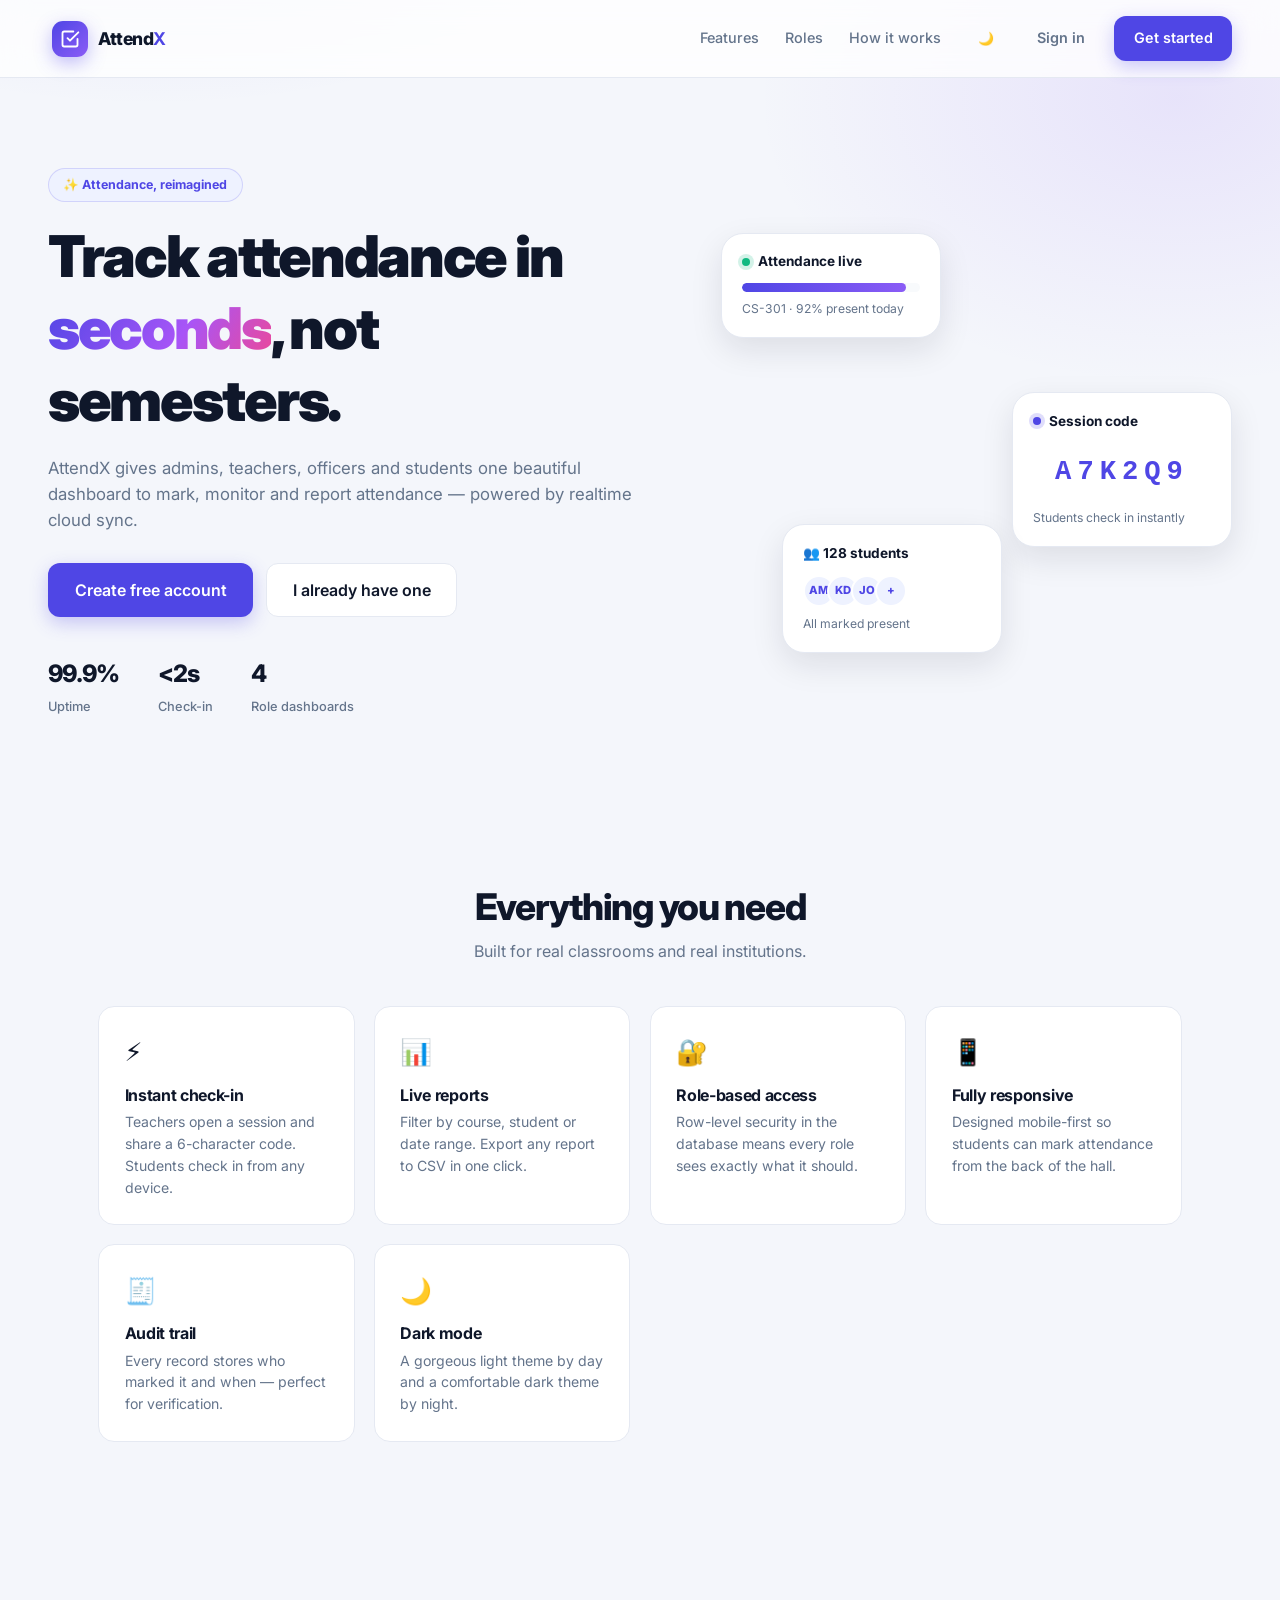
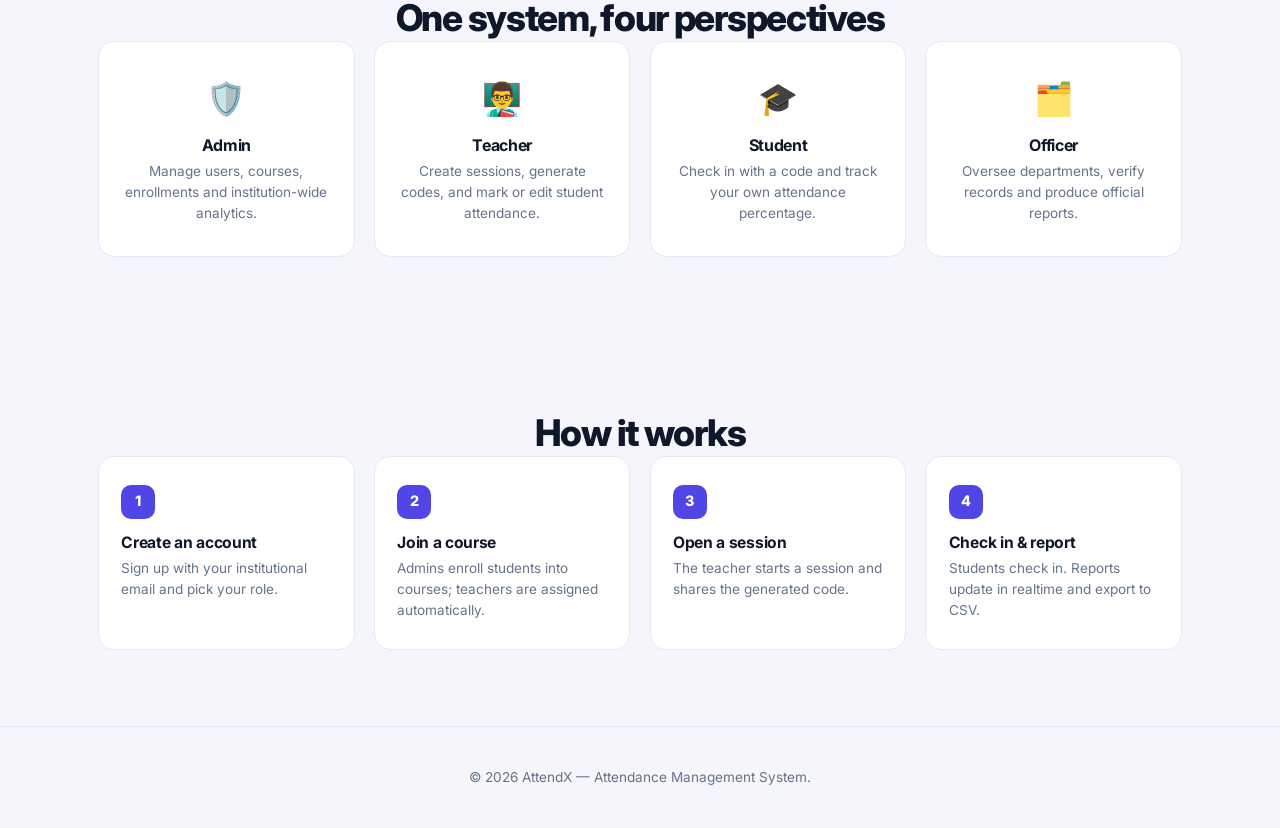
<file: attendance-management-system/index.html>
<!-- index.html -->
<!DOCTYPE html>
<html lang="en" data-theme="light">
<head>
<meta charset="UTF-8" />
<meta name="viewport" content="width=device-width, initial-scale=1" />
<title>AttendX — Smart Attendance Management</title>
<link rel="preconnect" href="https://fonts.googleapis.com">
<link rel="preconnect" href="https://fonts.gstatic.com" crossorigin>
<link href="https://fonts.googleapis.com/css2?family=Inter:wght@400;500;600;700;800;900&display=swap" rel="stylesheet">
<link rel="stylesheet" href="css/style.css">
<link rel="stylesheet" href="css/responsive.css">
</head>
<body class="landing">

<header class="landing-nav">
  <a class="brand" href="index.html">
    <span class="brand-logo">
      <svg viewBox="0 0 24 24" fill="none" stroke="currentColor" stroke-width="2.2" stroke-linecap="round" stroke-linejoin="round">
        <path d="M9 11l3 3L22 4"/><path d="M21 12v7a2 2 0 0 1-2 2H5a2 2 0 0 1-2-2V5a2 2 0 0 1 2-2h11"/>
      </svg>
    </span>
    <span>Attend<strong>X</strong></span>
  </a>
  <nav class="landing-links">
    <a href="#features">Features</a>
    <a href="#roles">Roles</a>
    <a href="#how">How it works</a>
  </nav>
  <div class="landing-actions">
    <button class="btn btn-ghost btn-sm" data-theme-toggle title="Toggle theme">🌙</button>
    <a href="login.html" class="btn btn-ghost">Sign in</a>
    <a href="register.html" class="btn btn-primary">Get started</a>
  </div>
</header>

<section class="hero">
  <div class="hero-copy">
    <span class="pill">✨ Attendance, reimagined</span>
    <h1>Track attendance in <span class="grad">seconds</span>, not semesters.</h1>
    <p>
      AttendX gives admins, teachers, officers and students one beautiful dashboard
      to mark, monitor and report attendance — powered by realtime cloud sync.
    </p>
    <div class="hero-cta">
      <a href="register.html" class="btn btn-primary btn-lg">Create free account</a>
      <a href="login.html" class="btn btn-outline btn-lg">I already have one</a>
    </div>
    <div class="hero-stats">
      <div><strong>99.9%</strong><span>Uptime</span></div>
      <div><strong>&lt;2s</strong><span>Check-in</span></div>
      <div><strong>4</strong><span>Role dashboards</span></div>
    </div>
  </div>

  <div class="hero-visual">
    <div class="glass-card float-a">
      <div class="gc-head"><span class="dot green"></span> Attendance live</div>
      <div class="gc-bar"><i style="width:92%"></i></div>
      <small>CS-301 · 92% present today</small>
    </div>
    <div class="glass-card float-b">
      <div class="gc-head"><span class="dot violet"></span> Session code</div>
      <div class="code-box">A7K2Q9</div>
      <small>Students check in instantly</small>
    </div>
    <div class="glass-card float-c">
      <div class="gc-head">👥 128 students</div>
      <div class="avatars">
        <span>AM</span><span>KD</span><span>JO</span><span>+</span>
      </div>
      <small>All marked present</small>
    </div>
  </div>
</section>

<section id="features" class="section">
  <h2 class="section-title">Everything you need</h2>
  <p class="section-sub">Built for real classrooms and real institutions.</p>
  <div class="feature-grid">
    <article class="feature"><div class="f-icon">⚡</div><h3>Instant check-in</h3><p>Teachers open a session and share a 6-character code. Students check in from any device.</p></article>
    <article class="feature"><div class="f-icon">📊</div><h3>Live reports</h3><p>Filter by course, student or date range. Export any report to CSV in one click.</p></article>
    <article class="feature"><div class="f-icon">🔐</div><h3>Role-based access</h3><p>Row-level security in the database means every role sees exactly what it should.</p></article>
    <article class="feature"><div class="f-icon">📱</div><h3>Fully responsive</h3><p>Designed mobile-first so students can mark attendance from the back of the hall.</p></article>
    <article class="feature"><div class="f-icon">🧾</div><h3>Audit trail</h3><p>Every record stores who marked it and when — perfect for verification.</p></article>
    <article class="feature"><div class="f-icon">🌙</div><h3>Dark mode</h3><p>A gorgeous light theme by day and a comfortable dark theme by night.</p></article>
  </div>
</section>

<section id="roles" class="section">
  <h2 class="section-title">One system, four perspectives</h2>
  <div class="role-grid">
    <div class="role-card"><span class="role-emoji">🛡️</span><h3>Admin</h3><p>Manage users, courses, enrollments and institution-wide analytics.</p></div>
    <div class="role-card"><span class="role-emoji">👨‍🏫</span><h3>Teacher</h3><p>Create sessions, generate codes, and mark or edit student attendance.</p></div>
    <div class="role-card"><span class="role-emoji">🎓</span><h3>Student</h3><p>Check in with a code and track your own attendance percentage.</p></div>
    <div class="role-card"><span class="role-emoji">🗂️</span><h3>Officer</h3><p>Oversee departments, verify records and produce official reports.</p></div>
  </div>
</section>

<section id="how" class="section">
  <h2 class="section-title">How it works</h2>
  <div class="steps">
    <div class="step"><span>1</span><h3>Create an account</h3><p>Sign up with your institutional email and pick your role.</p></div>
    <div class="step"><span>2</span><h3>Join a course</h3><p>Admins enroll students into courses; teachers are assigned automatically.</p></div>
    <div class="step"><span>3</span><h3>Open a session</h3><p>The teacher starts a session and shares the generated code.</p></div>
    <div class="step"><span>4</span><h3>Check in & report</h3><p>Students check in. Reports update in realtime and export to CSV.</p></div>
  </div>
</section>

<footer class="landing-footer">
  <p>© <span id="year"></span> AttendX — Attendance Management System.</p>
</footer>

<script src="js/supabase.js"></script>
<script>
  document.getElementById('year').textContent = new Date().getFullYear();
</script>
</body>
</html>
</file>
<file: attendance-management-system/css/style.css>
/* ============ css/style.css ============ */
:root{
  --bg:#f4f6fb; --surface:#ffffff; --surface-2:#f8fafc; --border:#e5e9f2;
  --text:#0f172a; --muted:#64748b;
  --primary:#4f46e5; --primary-600:#4338ca; --primary-soft:#eef2ff;
  --success:#10b981; --success-soft:#ecfdf5;
  --warning:#f59e0b; --warning-soft:#fffbeb;
  --danger:#ef4444; --danger-soft:#fef2f2;
  --info:#0ea5e9; --info-soft:#f0f9ff;
  --radius:16px; --radius-sm:10px; --radius-lg:22px;
  --shadow-xs:0 1px 2px rgba(15,23,42,.06);
  --shadow-sm:0 4px 12px rgba(15,23,42,.06);
  --shadow:0 12px 32px rgba(15,23,42,.10);
  --shadow-lg:0 30px 70px rgba(15,23,42,.16);
  --sidebar-w:264px;
  --ring:0 0 0 4px rgba(79,70,229,.16);
  --font:'Inter',system-ui,-apple-system,'Segoe UI',Roboto,sans-serif;
}

[data-theme="dark"]{
  --bg:#0b1120; --surface:#111a2e; --surface-2:#0f1729; --border:#1e293b;
  --text:#e2e8f0; --muted:#94a3b8;
  --primary:#818cf8; --primary-600:#6366f1; --primary-soft:#1e1b4b;
  --success:#34d399; --success-soft:#052e22;
  --warning:#fbbf24; --warning-soft:#3b2a06;
  --danger:#f87171; --danger-soft:#3f1215;
  --info:#38bdf8; --info-soft:#082f49;
  --shadow-xs:0 1px 2px rgba(0,0,0,.5);
  --shadow-sm:0 4px 12px rgba(0,0,0,.35);
  --shadow:0 12px 32px rgba(0,0,0,.45);
  --shadow-lg:0 30px 70px rgba(0,0,0,.6);
}

*,*::before,*::after{box-sizing:border-box;margin:0;padding:0}
html{scroll-behavior:smooth}
body{
  font-family:var(--font); background:var(--bg); color:var(--text);
  -webkit-font-smoothing:antialiased; text-rendering:optimizeLegibility;
  line-height:1.55; min-height:100vh;
  transition:background .25s ease, color .25s ease;
}
img,svg{display:block;max-width:100%}
a{color:inherit;text-decoration:none}
button{font-family:inherit;cursor:pointer;border:none;background:none;color:inherit}
input,select,textarea{font-family:inherit;font-size:.95rem;color:inherit}
h1,h2,h3,h4{line-height:1.25;letter-spacing:-.02em}
.hidden{display:none !important}
.muted{color:var(--muted)}
.link{color:var(--primary);font-weight:600}
.link:hover{text-decoration:underline}

/* ---------- Buttons ---------- */
.btn{
  display:inline-flex;align-items:center;justify-content:center;gap:.5rem;
  padding:.65rem 1.15rem;border-radius:12px;font-weight:600;font-size:.9rem;
  border:1px solid transparent;transition:all .18s ease;white-space:nowrap;
}
.btn:disabled{opacity:.6;cursor:not-allowed}
.btn-primary{background:var(--primary);color:#fff;box-shadow:0 6px 18px rgba(79,70,229,.28)}
.btn-primary:hover:not(:disabled){background:var(--primary-600);transform:translateY(-1px);box-shadow:0 10px 24px rgba(79,70,229,.35)}
.btn-outline{border-color:var(--border);background:var(--surface);color:var(--text)}
.btn-outline:hover{border-color:var(--primary);color:var(--primary)}
.btn-ghost{background:transparent;color:var(--muted)}
.btn-ghost:hover{background:var(--surface-2);color:var(--text)}
.btn-danger{background:var(--danger);color:#fff}
.btn-danger:hover{filter:brightness(.93)}
.btn-sm{padding:.4rem .8rem;font-size:.8rem;border-radius:9px}
.btn-lg{padding:.85rem 1.6rem;font-size:1rem}
.btn-block{width:100%}
.btn.loading .btn-label{opacity:.4}

.icon-btn{
  width:40px;height:40px;border-radius:12px;display:grid;place-items:center;
  color:var(--muted);transition:all .18s ease;font-size:1rem;
}
.icon-btn:hover{background:var(--surface-2);color:var(--text)}
.icon-btn svg{width:20px;height:20px}

/* ---------- Forms ---------- */
.field{display:flex;flex-direction:column;gap:.4rem;margin-bottom:1rem}
.field label{font-size:.82rem;font-weight:600;color:var(--text);letter-spacing:.01em}
.field input,.field select,.field textarea{
  width:100%;padding:.72rem .9rem;border-radius:12px;border:1px solid var(--border);
  background:var(--surface-2);color:var(--text);transition:all .18s ease;outline:none;
}
.field input::placeholder{color:var(--muted)}
.field input:focus,.field select:focus,.field textarea:focus{
  border-color:var(--primary);background:var(--surface);box-shadow:var(--ring);
}
.input-group{position:relative}
.input-group input{padding-right:4.2rem}
.input-affix{
  position:absolute;right:.5rem;top:50%;transform:translateY(-50%);
  font-size:.78rem;font-weight:700;color:var(--primary);padding:.35rem .6rem;border-radius:8px;
}
.input-affix:hover{background:var(--primary-soft)}
.grid-2{display:grid;grid-template-columns:1fr 1fr;gap:0 1rem}
.form-row{display:flex;align-items:center;justify-content:space-between;gap:1rem;margin:.25rem 0 1.1rem;font-size:.85rem}
.checkbox{display:flex;align-items:center;gap:.55rem;font-size:.85rem;color:var(--muted);cursor:pointer;margin-bottom:1rem}
.checkbox input{width:16px;height:16px;accent-color:var(--primary);cursor:pointer}

/* ---------- Alerts ---------- */
.alert{padding:.75rem 1rem;border-radius:12px;font-size:.85rem;font-weight:500;margin-bottom:1rem;border:1px solid transparent}
.alert.error{background:var(--danger-soft);color:var(--danger);border-color:rgba(239,68,68,.25)}
.alert.success{background:var(--success-soft);color:var(--success);border-color:rgba(16,185,129,.25)}
.alert.info{background:var(--info-soft);color:var(--info);border-color:rgba(14,165,233,.25)}

/* ---------- Cards ---------- */
.card{background:var(--surface);border:1px solid var(--border);border-radius:var(--radius);box-shadow:var(--shadow-xs);overflow:hidden}
.card-head{display:flex;align-items:center;justify-content:space-between;gap:1rem;padding:1.1rem 1.35rem;border-bottom:1px solid var(--border)}
.card-head h3{font-size:1rem;font-weight:700}
.card-body{padding:1.35rem}

/* ---------- Badges ---------- */
.badge{display:inline-flex;align-items:center;gap:.35rem;padding:.25rem .65rem;border-radius:999px;font-size:.72rem;font-weight:700;letter-spacing:.02em;text-transform:capitalize}
.badge.present{background:var(--success-soft);color:var(--success)}
.badge.late{background:var(--warning-soft);color:var(--warning)}
.badge.absent{background:var(--danger-soft);color:var(--danger)}
.badge.excused{background:var(--info-soft);color:var(--info)}
.badge.neutral{background:var(--surface-2);color:var(--muted)}
.badge.role{background:var(--primary-soft);color:var(--primary)}

/* ---------- Tables ---------- */
.table-wrap{overflow-x:auto;border-radius:var(--radius-sm)}
.table{width:100%;border-collapse:collapse;font-size:.88rem;min-width:640px}
.table thead th{
  text-align:left;padding:.8rem 1rem;font-size:.72rem;text-transform:uppercase;
  letter-spacing:.06em;color:var(--muted);background:var(--surface-2);
  border-bottom:1px solid var(--border);font-weight:700;white-space:nowrap;
}
.table tbody td{padding:.85rem 1rem;border-bottom:1px solid var(--border);vertical-align:middle}
.table tbody tr:last-child td{border-bottom:none}
.table tbody tr:hover{background:var(--surface-2)}
.table .actions{display:flex;gap:.4rem;justify-content:flex-end}

/* ---------- Empty / skeleton ---------- */
.empty{padding:2.5rem 1rem;text-align:center;color:var(--muted);font-size:.9rem}
.empty .emoji{font-size:2rem;display:block;margin-bottom:.5rem}
.skeleton-list{display:flex;flex-direction:column;gap:.75rem}
.skeleton-list::before,.skeleton-list::after{
  content:"";height:14px;border-radius:8px;
  background:linear-gradient(90deg,var(--surface-2) 25%,var(--border) 50%,var(--surface-2) 75%);
  background-size:200% 100%;animation:shimmer 1.3s infinite;
}
@keyframes shimmer{0%{background-position:200% 0}100%{background-position:-200% 0}}

/* ---------- Toast ---------- */
.toast-wrap{position:fixed;right:1.25rem;bottom:1.25rem;display:flex;flex-direction:column;gap:.6rem;z-index:9999}
.toast{
  display:flex;align-items:center;gap:.7rem;padding:.85rem 1.1rem;border-radius:14px;
  background:var(--surface);border:1px solid var(--border);box-shadow:var(--shadow);
  font-size:.87rem;font-weight:500;min-width:240px;max-width:360px;
  animation:toastIn .28s cubic-bezier(.22,1,.36,1);
}
.toast.success{border-left:4px solid var(--success)}
.toast.error{border-left:4px solid var(--danger)}
.toast.info{border-left:4px solid var(--info)}
.toast.warning{border-left:4px solid var(--warning)}
@keyframes toastIn{from{opacity:0;transform:translateY(14px) scale(.97)}to{opacity:1;transform:none}}

/* ---------- Modal ---------- */
.modal-backdrop{
  position:fixed;inset:0;background:rgba(15,23,42,.55);backdrop-filter:blur(4px);
  display:grid;place-items:center;padding:1.25rem;z-index:1000;animation:fadeIn .2s ease;
}
.modal{
  width:100%;max-width:520px;background:var(--surface);border-radius:var(--radius-lg);
  box-shadow:var(--shadow-lg);border:1px solid var(--border);overflow:hidden;
  animation:modalIn .28s cubic-bezier(.22,1,.36,1);
}
.modal-head{display:flex;align-items:center;justify-content:space-between;padding:1.1rem 1.35rem;border-bottom:1px solid var(--border)}
.modal-head h3{font-size:1.05rem}
.modal-body{padding:1.35rem}
.modal-foot{display:flex;justify-content:flex-end;gap:.6rem;margin-top:.5rem}
@keyframes fadeIn{from{opacity:0}to{opacity:1}}
@keyframes modalIn{from{opacity:0;transform:translateY(18px) scale(.97)}to{opacity:1;transform:none}}

/* ---------- Brand ---------- */
.brand{display:flex;align-items:center;gap:.65rem;font-weight:800;font-size:1.1rem;letter-spacing:-.03em;padding:.25rem}
.brand-logo{
  width:36px;height:36px;border-radius:11px;display:grid;place-items:center;
  background:linear-gradient(135deg,var(--primary),#8b5cf6);color:#fff;
  box-shadow:0 6px 18px rgba(79,70,229,.35);flex-shrink:0;
}
.brand-logo svg{width:20px;height:20px}
.brand strong{color:var(--primary)}
.brand.light{color:#fff}
.brand.light strong{color:#c7d2fe}

/* ============ LANDING ============ */
.landing{background:
  radial-gradient(900px 500px at 12% -8%, rgba(79,70,229,.14), transparent 60%),
  radial-gradient(700px 480px at 92% 4%, rgba(139,92,246,.12), transparent 60%),
  var(--bg);
}
.landing-nav{
  position:sticky;top:0;z-index:50;display:flex;align-items:center;gap:1.5rem;
  padding:1rem clamp(1rem,4vw,3rem);
  background:color-mix(in srgb, var(--surface) 78%, transparent);
  backdrop-filter:blur(14px);border-bottom:1px solid var(--border);
}
.landing-links{display:flex;gap:1.6rem;margin-left:auto;font-size:.9rem;font-weight:500;color:var(--muted)}
.landing-links a:hover{color:var(--primary)}
.landing-actions{display:flex;align-items:center;gap:.6rem}
.landing-actions{margin-left:0}
.landing-links + .landing-actions{margin-left:0}

.hero{
  display:grid;grid-template-columns:1.1fr .9fr;gap:3rem;align-items:center;
  padding:clamp(3rem,7vw,6rem) clamp(1rem,4vw,3rem);max-width:1280px;margin:0 auto;
}
.pill{
  display:inline-block;padding:.4rem .9rem;border-radius:999px;font-size:.78rem;font-weight:700;
  background:var(--primary-soft);color:var(--primary);margin-bottom:1.2rem;
  border:1px solid rgba(79,70,229,.18);
}
.hero h1{font-size:clamp(2.1rem,4.6vw,3.6rem);font-weight:900;letter-spacing:-.04em;margin-bottom:1.1rem}
.grad{background:linear-gradient(120deg,var(--primary),#a855f7 60%,#ec4899);-webkit-background-clip:text;background-clip:text;color:transparent}
.hero p{font-size:1.05rem;color:var(--muted);max-width:54ch;margin-bottom:1.9rem}
.hero-cta{display:flex;gap:.8rem;flex-wrap:wrap;margin-bottom:2.4rem}
.hero-stats{display:flex;gap:2.4rem}
.hero-stats strong{display:block;font-size:1.5rem;font-weight:800;letter-spacing:-.03em}
.hero-stats span{font-size:.8rem;color:var(--muted);font-weight:500}

.hero-visual{position:relative;height:420px}
.glass-card{
  position:absolute;background:var(--surface);border:1px solid var(--border);
  border-radius:var(--radius-lg);padding:1.1rem 1.25rem;box-shadow:var(--shadow);
  min-width:220px;animation:floatY 6s ease-in-out infinite;
}
.glass-card small{display:block;margin-top:.5rem;color:var(--muted);font-size:.76rem}
.gc-head{display:flex;align-items:center;gap:.5rem;font-weight:700;font-size:.85rem;margin-bottom:.7rem}
.dot{width:8px;height:8px;border-radius:50%}
.dot.green{background:var(--success);box-shadow:0 0 0 4px rgba(16,185,129,.18)}
.dot.violet{background:var(--primary);box-shadow:0 0 0 4px rgba(79,70,229,.18)}
.gc-bar{height:9px;border-radius:99px;background:var(--surface-2);overflow:hidden}
.gc-bar i{display:block;height:100%;border-radius:99px;background:linear-gradient(90deg,var(--primary),#8b5cf6)}
.code-box{
  font-family:ui-monospace,SFMono-Regular,Menlo,monospace;font-size:1.7rem;font-weight:800;
  letter-spacing:.22em;color:var(--primary);text-align:center;padding:.5rem 0;
}
.avatars{display:flex}
.avatars span{
  width:32px;height:32px;border-radius:50%;display:grid;place-items:center;
  background:var(--primary-soft);color:var(--primary);font-size:.7rem;font-weight:800;
  border:2px solid var(--surface);margin-left:-8px;
}
.avatars span:first-child{margin-left:0}
.float-a{top:0;left:0;animation-delay:0s}
.float-b{top:38%;right:0;animation-delay:-2s}
.float-c{bottom:0;left:12%;animation-delay:-4s}
@keyframes floatY{0%,100%{transform:translateY(0)}50%{transform:translateY(-14px)}}

.section{max-width:1180px;margin:0 auto;padding:clamp(2.5rem,6vw,5rem) clamp(1rem,4vw,3rem)}
.section-title{font-size:clamp(1.6rem,3vw,2.3rem);font-weight:800;text-align:center;letter-spacing:-.035em}
.section-sub{text-align:center;color:var(--muted);margin:.6rem 0 2.6rem}

.feature-grid{display:grid;grid-template-columns:repeat(auto-fit,minmax(250px,1fr));gap:1.2rem}
.feature{
  background:var(--surface);border:1px solid var(--border);border-radius:var(--radius);
  padding:1.6rem;transition:all .22s ease;
}
.feature:hover{transform:translateY(-4px);box-shadow:var(--shadow);border-color:rgba(79,70,229,.3)}
.f-icon{font-size:1.6rem;margin-bottom:.8rem}
.feature h3{font-size:1rem;margin-bottom:.4rem}
.feature p{font-size:.88rem;color:var(--muted)}

.role-grid{display:grid;grid-template-columns:repeat(auto-fit,minmax(220px,1fr));gap:1.2rem}
.role-card{
  text-align:center;padding:2rem 1.4rem;border-radius:var(--radius);
  background:var(--surface);border:1px solid var(--border);transition:all .22s ease;
}
.role-card:hover{border-color:var(--primary);box-shadow:var(--shadow-sm)}
.role-emoji{font-size:2rem;display:block;margin-bottom:.7rem}
.role-card h3{margin-bottom:.35rem;font-size:1rem}
.role-card p{font-size:.85rem;color:var(--muted)}

.steps{display:grid;grid-template-columns:repeat(auto-fit,minmax(220px,1fr));gap:1.2rem}
.step{position:relative;padding:1.7rem 1.4rem;border-radius:var(--radius);background:var(--surface);border:1px solid var(--border)}
.step span{
  display:inline-grid;place-items:center;width:34px;height:34px;border-radius:10px;
  background:var(--primary);color:#fff;font-weight:800;font-size:.9rem;margin-bottom:.9rem;
}
.step h3{font-size:.98rem;margin-bottom:.35rem}
.step p{font-size:.85rem;color:var(--muted)}

.landing-footer{
  text-align:center;padding:2.5rem 1rem;color:var(--muted);font-size:.85rem;
  border-top:1px solid var(--border);
}

/* ============ AUTH ============ */
.auth-body{background:var(--bg)}
.auth-wrap{display:grid;grid-template-columns:minmax(340px,44%) 1fr;min-height:100vh}
.auth-aside{
  background:linear-gradient(150deg,#4338ca 0%,#6d28d9 48%,#9333ea 100%);
  color:#fff;padding:2.2rem;display:flex;flex-direction:column;
  position:relative;overflow:hidden;
}
.auth-aside::after{
  content:"";position:absolute;width:420px;height:420px;border-radius:50%;
  background:rgba(255,255,255,.08);right:-140px;bottom:-140px;
}
.auth-aside::before{
  content:"";position:absolute;width:260px;height:260px;border-radius:50%;
  background:rgba(255,255,255,.07);left:-100px;top:22%;
}
.auth-aside-body{margin:auto 0;max-width:420px;position:relative;z-index:1}
.auth-aside-body h1{font-size:clamp(1.7rem,2.6vw,2.4rem);font-weight:800;margin-bottom:1rem;letter-spacing:-.035em}
.auth-aside-body p{color:rgba(255,255,255,.85);font-size:.98rem;margin-bottom:1.8rem}
.auth-points{list-style:none;display:flex;flex-direction:column;gap:.7rem;font-size:.9rem;color:rgba(255,255,255,.92)}
.auth-aside-foot{font-size:.78rem;color:rgba(255,255,255,.65);position:relative;z-index:1}

.auth-main{display:grid;place-items:center;padding:2.5rem 1.5rem}
.auth-card{width:100%;max-width:420px}
.auth-card.wide{max-width:560px}
.auth-card header{margin-bottom:1.8rem}
.auth-card header h2{font-size:1.65rem;font-weight:800;letter-spacing:-.03em;margin-bottom:.3rem}
.auth-card header p{color:var(--muted);font-size:.9rem}
.auth-switch{text-align:center;font-size:.88rem;color:var(--muted);margin-top:1.4rem}

/* ============ Responsive shell bits used by dashboard ============ */
.page-head{display:flex;align-items:flex-end;justify-content:space-between;gap:1rem;flex-wrap:wrap;margin-bottom:1.5rem}
.page-head h2{font-size:1.35rem;font-weight:800;letter-spacing:-.03em}
.page-head p{color:var(--muted);font-size:.9rem}
.stats{display:grid;grid-template-columns:repeat(auto-fit,minmax(200px,1fr));gap:1rem;margin-bottom:1.5rem}
.split{display:grid;grid-template-columns:1.25fr .75fr;gap:1.2rem;margin-bottom:1.5rem}
.quick{display:flex;align-items:center;gap:.9rem;padding:.85rem;border-radius:12px;transition:background .18s ease}
.quick:hover{background:var(--surface-2)}
.quick span{font-size:1.3rem}
.quick strong{display:block;font-size:.9rem}
.quick small{color:var(--muted);font-size:.78rem}
.quick-actions{display:flex;flex-direction:column;gap:.25rem}
.filters{display:grid;grid-template-columns:repeat(auto-fit,minmax(170px,1fr));gap:0 1rem;align-items:end}
.filters .field{margin-bottom:.5rem}
.field-action{flex-direction:row;gap:.5rem;align-items:center}
.field-action .btn{flex:1}
</file>
<file: attendance-management-system/css/responsive.css>
/* ============ css/responsive.css ============ */

/* ---------- Large tablets ---------- */
@media (max-width:1100px){
  .hero{grid-template-columns:1fr;gap:2rem}
  .hero-visual{height:340px;max-width:520px}
  .split{grid-template-columns:1fr}
}

/* ---------- Tablets ---------- */
@media (max-width:900px){
  .auth-wrap{grid-template-columns:1fr}
  .auth-aside{display:none}
  .auth-main{padding:2rem 1.1rem}

  .sidebar{
    position:fixed;left:0;top:0;height:100vh;
    transform:translateX(-100%);transition:transform .28s cubic-bezier(.22,1,.36,1);
    box-shadow:var(--shadow-lg);width:280px;
  }
  .sidebar.open{transform:translateX(0)}
  .topbar{padding:.8rem 1rem}
  .content{padding:1.2rem 1rem 3rem}
}

/* ---------- Phones ---------- */
@media (max-width:640px){
  .landing-nav{padding:.8rem 1rem;gap:.6rem}
  .landing-links{display:none}
  .landing-actions{margin-left:auto}
  .landing-actions .btn-ghost{display:none}

  .hero{padding:2.2rem 1rem}
  .hero-stats{gap:1.6rem}
  .hero-stats strong{font-size:1.2rem}
  .hero-visual{height:300px}
  .glass-card{min-width:180px;padding:.9rem 1rem}
  .code-box{font-size:1.35rem}

  .section{padding:2.2rem 1rem}

  .grid-2{grid-template-columns:1fr}
  .page-head{flex-direction:column;align-items:flex-start}
  .page-head .btn{width:100%}

  .stats{grid-template-columns:repeat(2,1fr);gap:.7rem}
  .stat-card{padding:.9rem;gap:.7rem;flex-direction:column;align-items:flex-start}
  .stat-icon{width:38px;height:38px;font-size:1rem}
  .stat-info strong{font-size:1.2rem}

  .user-meta{display:none}
  .user-chip{padding:.3rem}
  .topbar h1{font-size:.9rem}

  .session-banner{flex-direction:column;align-items:flex-start}
  .session-banner .big-code{font-size:1.3rem;letter-spacing:.18em}

  .mark-row{flex-wrap:wrap}
  .mark-row .seg{width:100%;justify-content:space-between}
  .mark-row .seg button{flex:1;text-align:center}

  .modal{max-width:100%}
  .toast-wrap{left:1rem;right:1rem;bottom:1rem}
  .toast{max-width:100%;min-width:0}

  .filters{grid-template-columns:1fr}
  .field-action{flex-direction:row}
}

@media (max-width:380px){
  .stats{grid-template-columns:1fr}
  .hero-stats{flex-wrap:wrap;gap:1rem}
}
</file>
